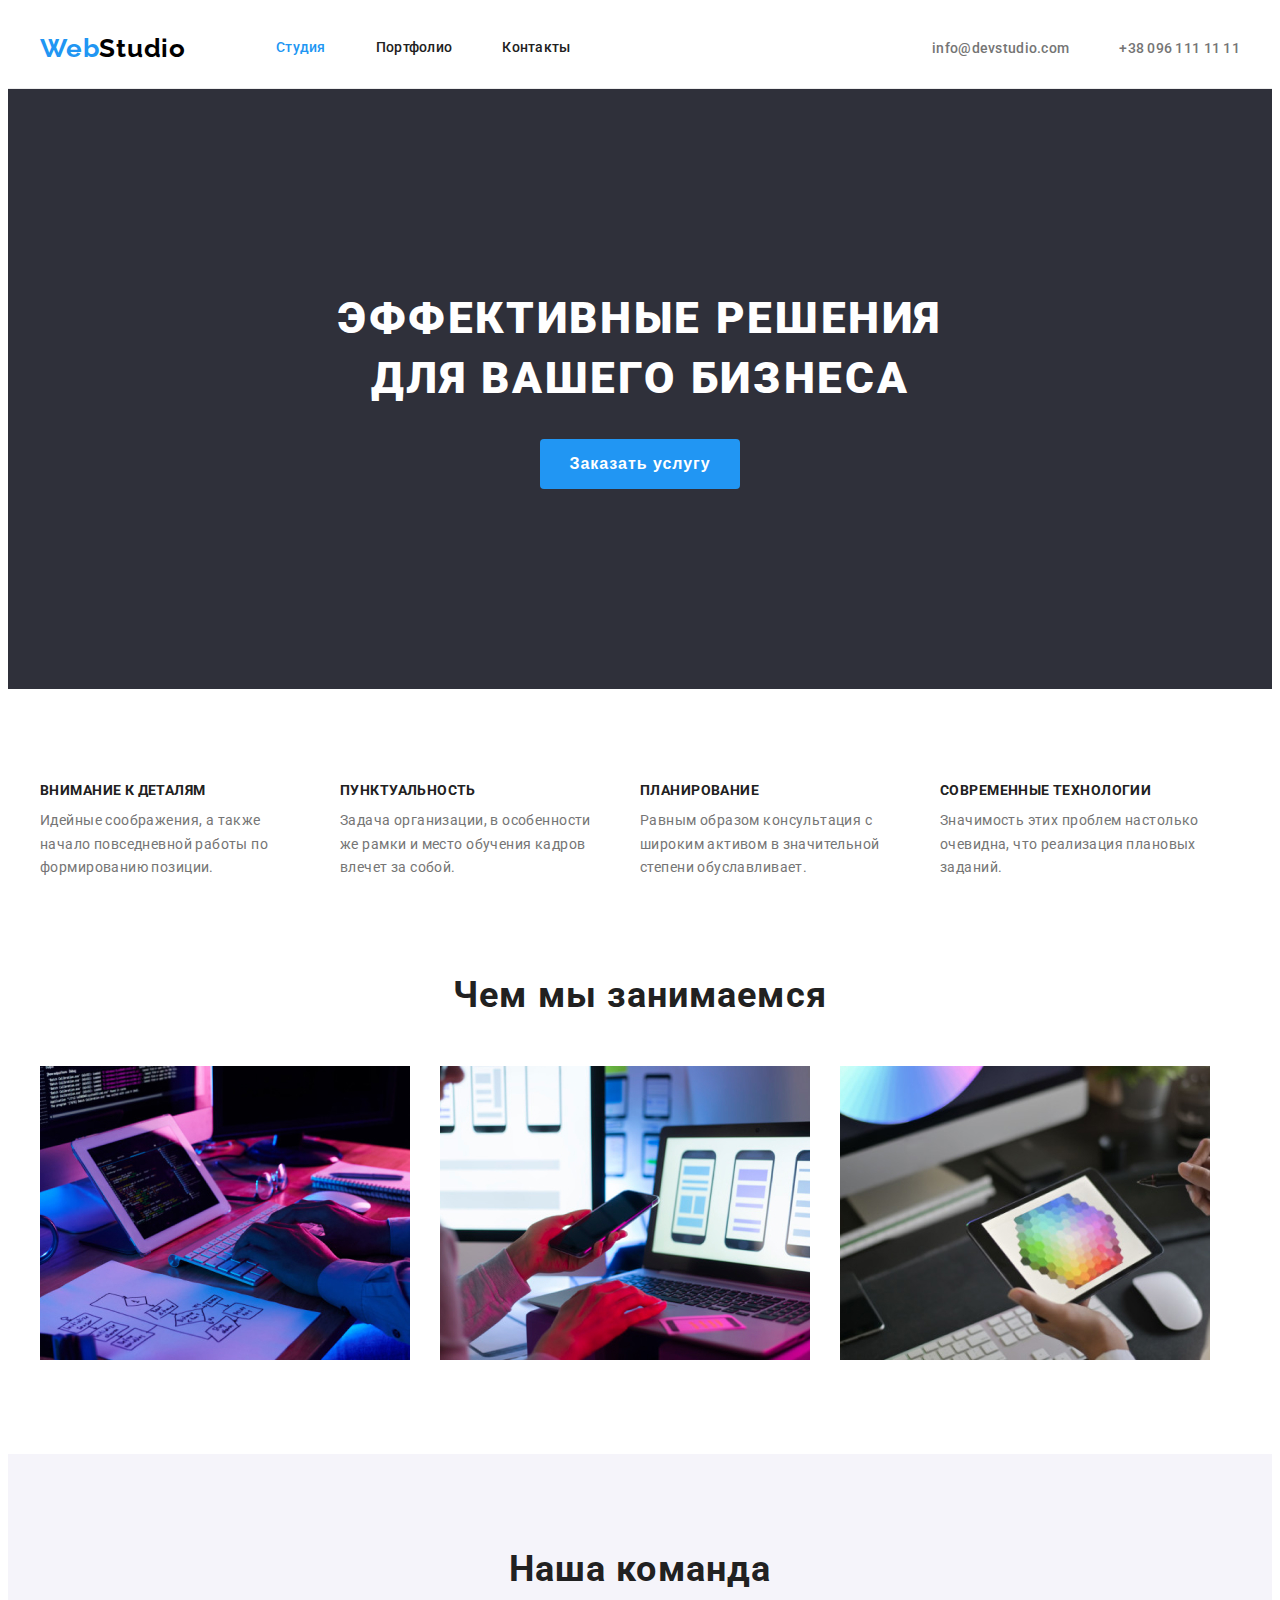
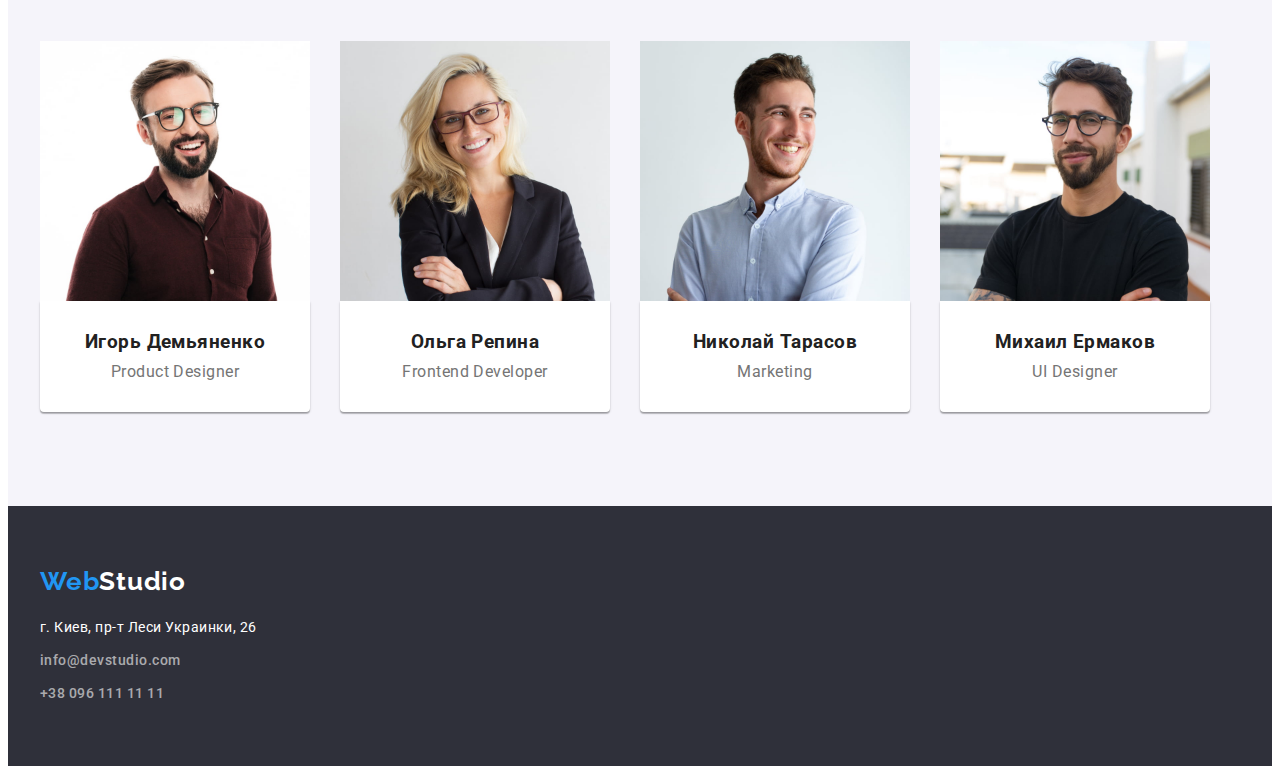
<file: index.html>
<!DOCTYPE html>
<html lang="ru">
<head>
    <meta charset="UTF-8">
    <meta http-equiv="X-UA-Compatible" content="IE=edge">
    <meta name="viewport" content="width=device-width, initial-scale=1.0">
    <title>Document</title>
    <link rel="stylesheet" href="https://cdnjs.cloudflare.com/ajax/libs/modern-normalize/1.1.0/modern-normalize.min.css"
        integrity="sha512-wpPYUAdjBVSE4KJnH1VR1HeZfpl1ub8YT/NKx4PuQ5NmX2tKuGu6U/JRp5y+Y8XG2tV+wKQpNHVUX03MfMFn9Q=="
        crossorigin="anonymous" referrerpolicy="no-referrer" />

    <link rel="preconnect" href="https://fonts.googleapis.com">
 <link rel="preconnect" href="https://fonts.gstatic.com" crossorigin>

 <link href="https://fonts.googleapis.com/css2?family=Raleway:wght@700&family=Roboto:wght@400;500;700;900&display=swap" rel="stylesheet">



    <link rel="stylesheet" href="./css/main.css">
</head>
<body>
    <!---------------------------------------------Блок 1 Шапка ----------------------------------------------------->
    <header class="header">
        <div class="container header-container">
     <nav class="header-nav active">
        <a class="link body-logo-head" href="" lang="en"><span>Web</span><span class="third-body-logo">Studio</span></a>
        
                <ul class="list menu-list">
                    <li class="menu-item"><a class="menu-link link current" href="./index.html">Студия</a></li>
                    <li class="menu-item"><a class="menu-link link" href="./portfolio.html">Портфолио</a></li>
                    <li class="menu-item"><a class="menu-link link" href="#address">Контакты</a></li>
                    </ul>
     </nav>
              
             <ul class="menu-list  contact list header-connect">

                    <li class="menu-item"><a class="header-contact link" href="mailto:info@devstudio.com"> info@devstudio.com </a></li>
                    <li class="menu-item"><a class="header-contact link" href="tel:+380961111111">+38 096 111 11 11 </a></li>
             </ul>
            
        
        </div>

    </header>
    <!------------------------------------------Герой---------------------------------------------------------->
    <main>
           
             <section class="main-section">
                <h2 class="visually-hidden">Наши приемущества</h2>

                 <div class="container">
                    <h1 class="main-slogan hero-after-title">Эффективные решения для вашего бизнеса</h1> 
                    <button class="button primary btn " type="button">Заказать услугу</button>
                </div>

            </section>
            
            <!--Блок 3 приемущества -->
           
                <section class="about">

                    <div class="container">
                        <ul class="list about-item">
                            <li class="about-pro-item">
                                <h3 class="about-title">Внимание к деталям</h3>
                                <p class="about-text">Идейные соображения, а также начало повседневной работы по формированию позиции.</p>

                            </li>
                        
                            <li class="about-pro-item">
                                <h3 class="about-title">Пунктуальность</h3>
                                <p class="about-text">Задача организации, в особенности же рамки и место обучения кадров влечет за собой.</p>

                            </li>
                        
                            <li class="about-pro-item">
                                <h3 class="about-title">Планирование</h3>
                                <p class="about-text">Равным образом консультация с широким активом в значительной степени обуславливает.</p>

                            </li>
                        
                            <li class="about-pro-item">
                                <h3 class="about-title">Современные технологии</h3>
                                <p class="about-text">Значимость этих проблем настолько очевидна, что реализация плановых заданий.</p>
                            </li>
                        </ul>
                    
                        </div>
                 </section>
            
            <!--Блок 4 Направление-->
            
             <section class="aside-can">
                <div class="container">
                    <h2 class="aside-us">Чем мы занимаемся</h2>
                    <ul class="list item-us">
                        <li class="item-can"><img src="./img/page-1/img-7.jpg" width="370" height="294" alt="foto computer" /></li>
                        <li class="item-can"><img src="./img/page-1/img-8.jpg" width="370" height="294" alt="foto telephone" /></li>
                        <li class="item-can"><img src="./img/page-1/img-9.jpg" width="370" height="294" alt="foto tablet"></li>
                    </ul>
                </div>
            </section>

            <!--Блок 5 Сотрудники-->
           
                <section class="aside-team">
                    <div class="container">

                        <h2 class="aside-us">Наша команда</h2>
                        <ul class="list item-us">
                            <li class="item item-substrate">
                                <img class="aside-img" src="./img/page-1/img-3.jpg" width="270" height="260" alt="employees-1">
                                
                                <div class="item-pro-name">
                                <h3 class="item-name">Игорь Демьяненко</h3>
                                <p class="content-team">Product Designer</p>
                                </div>
                            </li>
                            <li class="item item-substrate">
                                <img class="aside-img" src="./img/page-1/img-2.jpg" width="270" height="260" alt="employees-2">
                               
                                <div class="item-pro-name">
                                <h3 class="item-name">Ольга Репина</h3>
                                <p class="content-team">Frontend Developer</p>
                                </div>
                            </li>
                            <li class="item item-substrate">
                                <img class="aside-img" src="./img/page-1/img-1.jpg" width="270" height="260" alt="employees-3">
                                
                                <div class="item-pro-name">
                                <h3 class="item-name">Николай Тарасов</h3>
                                <p class="content-team">Marketing</p>
                                </div>
                            </li>
                            <li class="item item-substrate">
                                <img class="aside-img" src="./img/page-1/img.jpg" width="270" height="260" alt="employees-4">
                               
                                <div class="item-pro-name">
                                <h3 class="item-name">Михаил Ермаков</h3>
                                <p class="content-team">UI Designer</p>
                                </div>
                            </li>
                        </ul>
                    </div>
             </section>
            
</main>
    <!------------------------------------Блок 6 конт-я информ.---------------------------------------------->
    <footer class="address" id="address">
        <div class="container">
        <a class="link body-logo-footer addres-logo" href="" lang="en"><span>Web</span><span class="second-body-logo">Studio</span></a>
        <address class="footer-address">
              <p class="aside-footer">г. Киев, пр-т Леси Украинки, 26</p>
                <ul class="list">
                    <li class="footer"><a class="footer-link link" href="mailto:info@devstudio.com"> info@devstudio.com </a></li>
                    <li class="footer"><a class="footer-link link" href="tel:+380961111111">+38 096 111 11 11 </a></li>
                </ul>
       </address>
         </div>
    </footer>

</body>
</html>
</file>
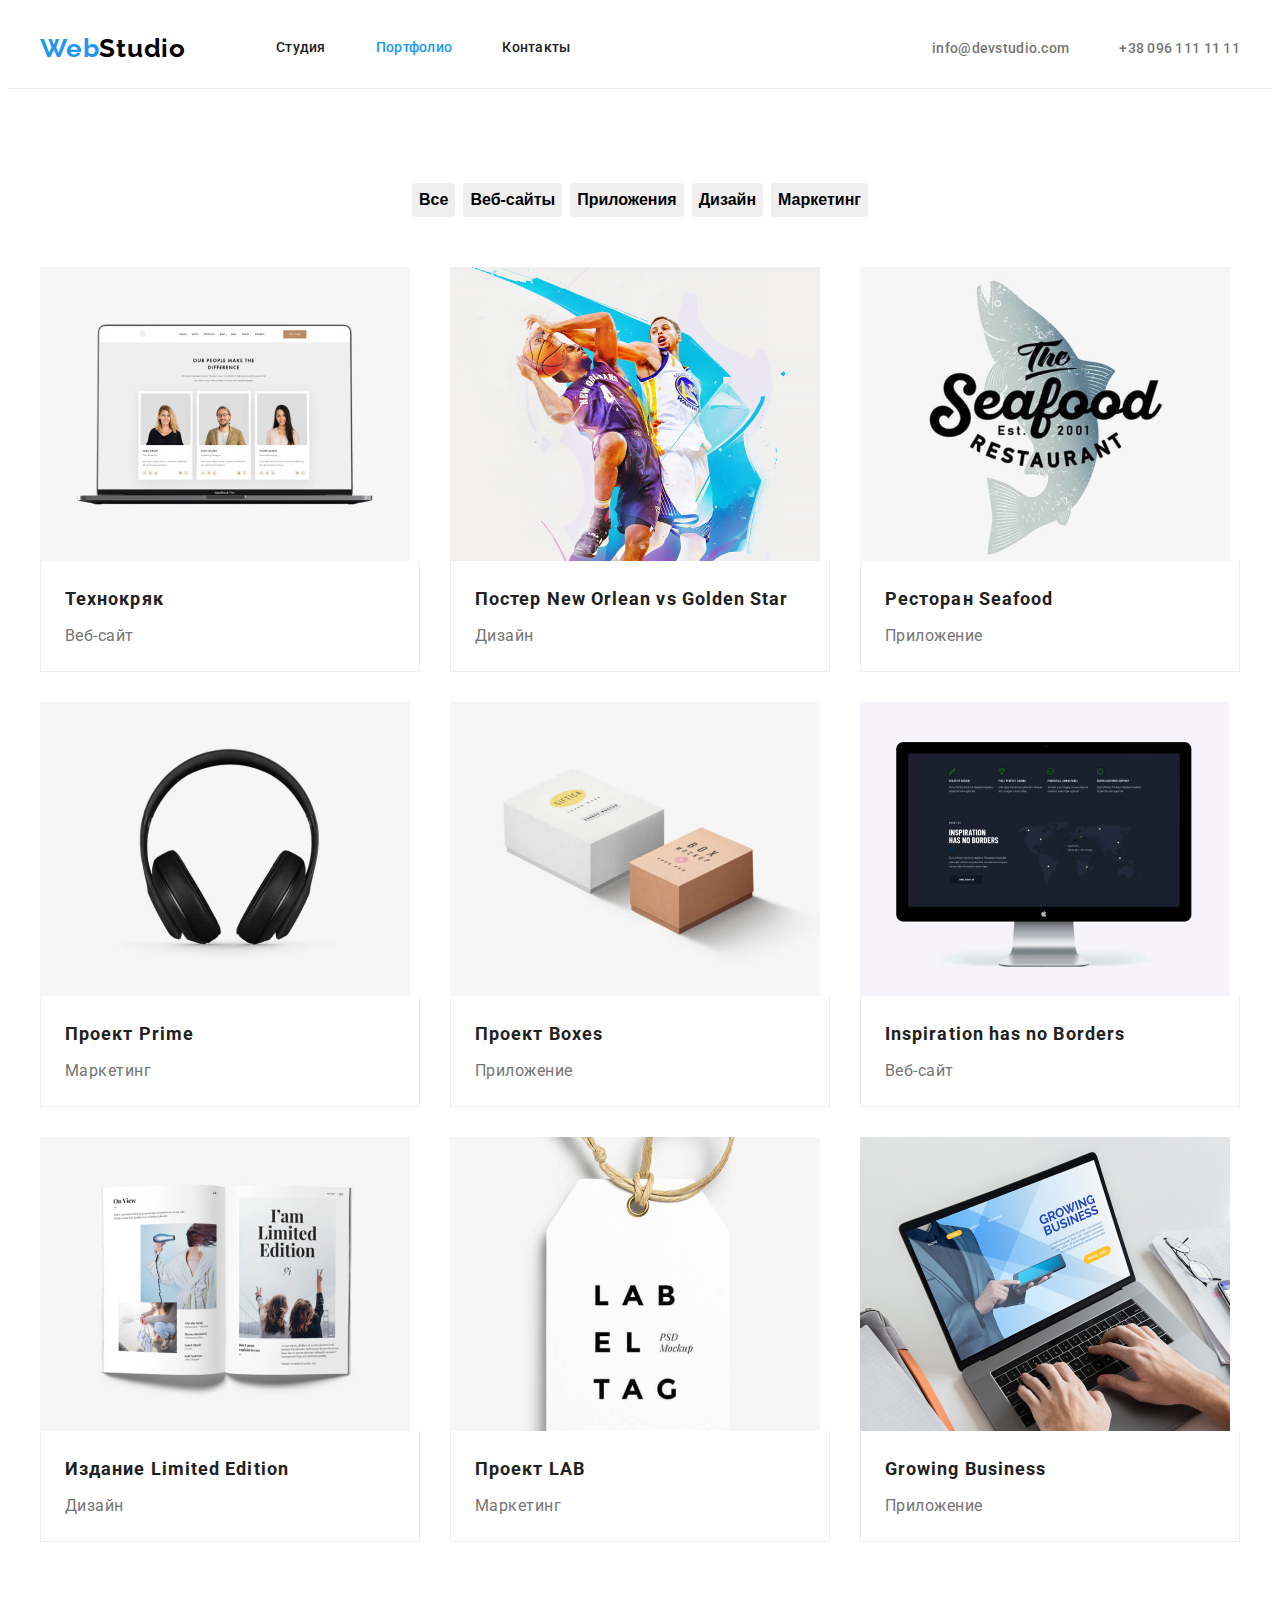
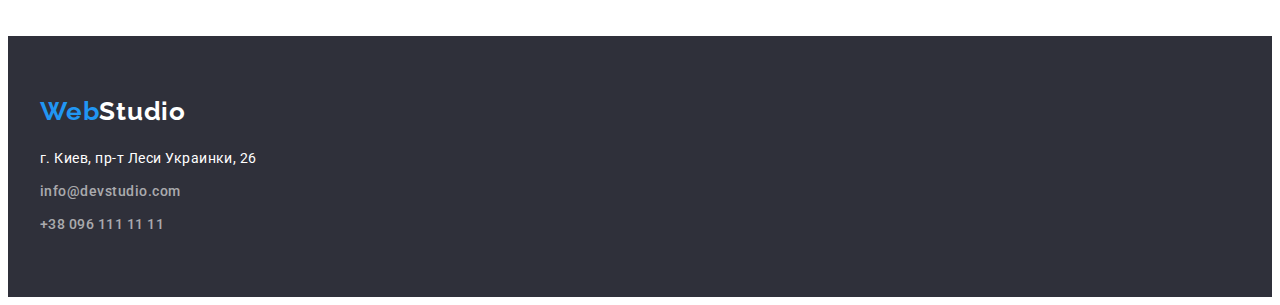
<file: portfolio.html>
<!DOCTYPE html>
<html lang="en">

<head>
    <meta charset="UTF-8">
    <meta http-equiv="X-UA-Compatible" content="IE=edge">
    <meta name="viewport" content="width=device-width, initial-scale=1.0">
    <title>Document</title>
    <link rel="stylesheet" href="https://cdnjs.cloudflare.com/ajax/libs/modern-normalize/1.1.0/modern-normalize.min.css"
        integrity="sha512-wpPYUAdjBVSE4KJnH1VR1HeZfpl1ub8YT/NKx4PuQ5NmX2tKuGu6U/JRp5y+Y8XG2tV+wKQpNHVUX03MfMFn9Q=="
        crossorigin="anonymous" referrerpolicy="no-referrer" />
    <link rel="preconnect" href="https://fonts.googleapis.com">
    <link rel="preconnect" href="https://fonts.gstatic.com" crossorigin>
    <link
        href="https://fonts.googleapis.com/css2?family=Raleway:wght@700&family=Roboto:wght@400;500;700;900&display=swap"
        rel="stylesheet">
    <link rel="stylesheet" href="./css/main.css">
</head>

<body>
    <!--------------------------------------------Блок 1 Шапка -------------------------------------------->
<header class="header">
    <div class="container header-container">
        <nav class="header-nav active">
            <a class="link body-logo-head" href="" lang="en"><span>Web</span><span class="third-body-logo">Studio</span></a>

            <ul class="list menu-list">
                <li class="menu-item"><a class="menu-link link" href="./index.html">Студия</a></li>
                <li class="menu-item"><a class="menu-link link current" href="./portfolio.html">Портфолио</a></li>
                <li class="menu-item"><a class="menu-link link" href="#address">Контакты</a></li>
            </ul>
        </nav>

        <ul class="menu-list  contact list header-connect">

            <li class="menu-item"><a class="header-contact link" href="mailto:info@devstudio.com"> info@devstudio.com
                </a></li>
            <li class="menu-item"><a class="header-contact link" href="tel:+380961111111">+38 096 111 11 11 </a></li>
        </ul>


    </div>

</header>
    <!------------------------------------------Блок 2 тело-------------------------------------------------->
    <main>
        <section class="container-hero">
        <div class="container">
        <ul class="buttons list">
            <li class="btn-menu"><button class="button secondary btn" type="button">Все</button></li>
            <li class="btn-menu"><button class="button secondary btn" type="button">Веб-сайты</button></li>
            <li class="btn-menu"><button class="button secondary btn" type="button">Приложения</button></li>
            <li class="btn-menu"><button class="button secondary btn" type="button">Дизайн</button></li>
            <li class="btn-menu"><button class="button secondary btn" type="button">Маркетинг</button></li>
        </ul>
       
        
            <h2 class="visually-hidden">Категории</h2>
            <ul class="list  main-services">
                <li  class="flex-elements">
                    <a class="link aside-box" href="">
                        <img class="img-flex" src="./img/page-2/img.jpg" width="370" height="294" alt="фото ноутбук ">
                        
                        <div class="views-services">
                        <h3 class="flex-name aside-services">Технокряк</h3>
                        <p class="aside-item ">Веб-сайт</p>
                        </div>
                    </a>
                </li>
                <li class="flex-elements">
                    <a class="link aside-box " href="">
                        <img class="img-flex" src="./img/page-2/img-1.jpg" width="370" height="294" alt="фото два баскетболиста играют ">
                        
                        <div class="views-services">
                        <h3 class="flex-name aside-services">Постер New Orlean vs Golden Star</h3>
                        <p class="aside-item">Дизайн</p>
                        </div>
                    </a>
                </li>
                <li class="flex-elements">
                    <a class="link aside-box" href="">
                        <img class="img-flex" src="./img/page-2/img-2.jpg" width="370" height="294" alt="фото логотип с рыбой">
                        
                        <div class="views-services">
                        <h3 class="flex-name aside-services">Ресторан Seafood</h3>
                        <p class="aside-item">Приложение</p>
                        </div>
                    </a>
                </li>
                <li class="flex-elements">
                    <a class="link aside-box" href="">
                        <img class="img-flex" src="./img/page-2/img-3.jpg" width="370" height="294" alt="фото ноушники">
                        
                        <div class="views-services">
                        <h3 class="flex-name aside-services">Проект Prime</h3>
                        <p class="aside-item">Маркетинг</p>
                        </div>
                    </a>
                </li>
                <li class="flex-elements">
                    <a class="link aside-box" href="">
                        <img class="img-flex" src="./img/page-2/img-4.jpg" width="370" height="294" alt="фото две коробки">
                        
                        <div class="views-services">
                        <h3 class="flex-name aside-services">Проект Boxes</h3>
                        <p class="aside-item">Приложение</p>
                        </div>
                    </a>
                </li>
                <li class="flex-elements">
                    <a class="link aside-box" href="">
                        <img class="img-flex" src="./img/page-2/img-5.jpg" width="370" height="294" alt="фото экран компьютера">
                        
                        <div class="views-services">
                        <h3 class="flex-name aside-services">Inspiration has no Borders</h3>
                        <p class="aside-item">Веб-сайт</p>
                        </div>
                    </a>
                </li>
                <li class="flex-elements">
                    <a class="link aside-box" href="">
                        <img class="img-flex" src="./img/page-2/img-6.jpg" width="370" height="294" alt="фото книга">
                        
                        <div class="views-services">
                        <h3 class="flex-name aside-services">Издание Limited Edition</h3>
                        <p class="aside-item">Дизайн</p>
                        </div>
                    </a>
                </li>
                <li class="flex-elements">
                    <a class="link aside-box" href="">
                        <img class="img-flex" src="./img/page-2/img-7.jpg" width="370" height="294" alt="фото этикетка">
                        
                        <div class="views-services">
                        <h3 class="flex-name aside-services">Проект LAB</h3>
                        <p class="aside-item">Маркетинг</p>
                        </div>
                    </a>
                </li>
                <li class="flex-elements">
                    <a class="link aside-box" href="">
                        <img class="img-flex" src="./img/page-2/img-8.jpg" width="370" height="294" alt="фото работают за ноутбуком">
                        
                        <div class="views-services">
                        <h3 class="flex-name aside-services">Growing Business</h3>
                        <p class="aside-item">Приложение</p>
                        </div>
                    </a>
                </li>
            </ul>
        </div>
        </section>
    </main>
    <!------------------------------------------Блок 3 конт-я информ.---------------------------------->
<footer class="address" id="address">
    <div class="container">
        <a class="link body-logo-footer addres-logo" href="" lang="en"><span>Web</span><span
                class="second-body-logo">Studio</span></a>
        <address class="footer-address">
            <p class="aside-footer">г. Киев, пр-т Леси Украинки, 26</p>
            <ul class="list">
                <li class="footer"><a class="footer-link link" href="mailto:info@devstudio.com"> info@devstudio.com </a>
                </li>
                <li class="footer"><a class="footer-link link" href="tel:+380961111111">+38 096 111 11 11 </a></li>
            </ul>
        </address>
    </div>
</footer>

</body>

</html>
</file>
<file: css/main.css>
:root {
  --header-color: #ffffff;
  --line-header-color: #ececec;
  --logo-color: #000000;
  --second-logo-color: #ffffff;
  --accent-color: #2196f3;
  --second-accent-color: #2f303a;
  --third-accent-color: #f5f4fa;
  --primary-text-color: #212121;
  --second-text-color: #757575;
}
p,
h1,
h2,
h3,
h4,
h5,
h6 {
  margin-top: 0px;
  margin-bottom: 0px;
}
img {
  display: block;
}

body {
  font-family: "Roboto", sans-serif;
  background-color: #ffffff;
}

.container {
  width: 1200px;
  padding-left: 15px;
  padding-right: 15px;
  margin: 0 auto;
}
.menu-list {
  display: flex;
}
.header-nav {
  display: flex;
  align-items: center;
}

.list {
  list-style: none;
  margin: 0;
  padding: 0;
}

.link {
  text-decoration: none;
}
/*------------СКРЫТЬ ТЕКСТ----------*/
.visually-hidden {
  position: absolute;
  white-space: nowrap;
  width: 1px;
  height: 1px;
  overflow: hidden;
  border: 0;
  padding: 0;
  clip: rect(0 0 0 0);
  clip-path: inset(50%);
  margin: -1px;
}

.button {
  display: inline-block;
  font-weight: 700;
  font-size: 16px;
  line-height: 1.88;
  border-radius: 4px;
  border: 1px solid transparent;
  cursor: pointer;
}

.primary {
  min-width: 200px;
  height: 50px;
  letter-spacing: 0.06em;
  background-color: var(--accent-color);
  color: var(--header-color);
}
.secondary .btn {
  border-radius: 4px;
  letter-spacing: 0.03em;
  background-color: var(--third-accent-color);
  color: var(--primary-text-color);
}
.btn:hover,
.btn:focus {
  background-color: #188ce8;
  color: var(--second-logo-color);
}

.active {
  color: var(--accent-color);
}

/*-------------------------------------------------------header---------------------------------------------------*/
.header {
  border-bottom: 1px solid #ececec;
}
.body-logo-head{
  font-family: "Raleway", sans-serif;
  font-weight: 700;
  margin-right: 90px;
  font-size: 26px;
  line-height: 1.19;
  letter-spacing: 0.03em;
  display: inline-block;
  color: var(--accent-color);
}

.body-logo-footer {
  font-family: "Raleway", sans-serif;
  font-weight: 700;
  font-size: 26px;
  line-height: 1.19;
  letter-spacing: 0.03em;
  display: inline-block;
  color: var(--accent-color);
}
.menu-item:not(:last-child) {
  margin-right: 50px;
}

.second-body-logo {
  font-size: 26px;
  line-height: 1.19;
  color: var(--second-logo-color);
}
.third-body-logo {
  font-size: 26px;
  line-height: 1.19;
  color: var(--logo-color);
}
.addres-logo {
  margin-bottom: 20px;
}
.list .link.current {
  color: var(--accent-color);
}

.menu-link {
  display: block;
  padding-top: 32px;
  padding-bottom: 32px;
  font-weight: 500;
  font-size: 14px;
  line-height: 1.14;
  letter-spacing: 0.02em;
  color: var(--primary-text-color);
  text-decoration: none;
}
.menu-link:hover,
.menu-link:focus {
  color: var(--accent-color);
}


.header-container {
  display: flex;
  align-items: center;
}

.header-contact {
  font-weight: 500;
  font-size: 14px;
  line-height: 1.14;
  letter-spacing: 0.02em;
  color: var(--second-text-color);
}
.header-connect {
  margin-left: auto;
}

.header-contact:hover,
.header-contact:focus {
  color: var(--accent-color);
}

/*-------------------------------------------hero----------------------------------------------*/

.main-section {
  width: auto;
  padding-top: 200px;
  padding-bottom: 200px;
  text-align: center;
  background-color: var(--second-accent-color);
}
.main-slogan {
  font-weight: 900;
  font-size: 44px;
  line-height: 1.36;
  text-align: center;
  text-transform: uppercase;
  vertical-align: top;
  letter-spacing: 0.06em;
  color: var(--header-color);
}
.hero-after-title {
  max-width: 696px;
  margin-left: auto;
  margin-right: auto;
  margin-bottom: 30px;
}
.about {
  padding-top: 94px;
  padding-bottom: 94px;
}
.about-item {
  display: flex;
}

.about-pro-item:not(:last-child) {
  margin-right: 30px;
}
.about-pro-item {
  width: 270px;
}

.about-title {
  text-transform: uppercase;
  margin-bottom: 10px;
  font-weight: 700;
  font-size: 14px;
  line-height: 1.14;
  letter-spacing: 0.03em;
  color: var(--primary-text-color);
}

.about-text {
  font-weight: 400;
  font-size: 14px;
  line-height: 1.71;
  letter-spacing: 0.03em;
  color: var(--second-text-color);
}
.aside-can {
  text-align: center;
  padding-bottom: 94px;
}
.aside-us {
  font-weight: 700;
  font-size: 36px;
  line-height: 1.17;
  letter-spacing: 0.03em;
  margin-bottom: 50px;
  color: var(--primary-text-color);
}
.item {
  width: 270px;
  font-weight: 500;
  font-size: 16px;
  line-height: 1.18;
  color: var(--primary-text-color);
}
.item-substrate {
  background-color: var(--header-color);
  border-radius: 3px;
}

.item-pro-name {
  padding-top: 30px;
  padding-bottom: 30px;
  box-shadow: 0px 1px 3px rgba(0, 0, 0, 0.12), 0px 1px 1px rgba(0, 0, 0, 0.14),
    0px 2px 1px rgba(0, 0, 0, 0.2);
  border-radius: 0px 0px 4px 4px;
}

.item-us {
  display: flex;
  text-align: center;
}

.item-can {
  width: 370px;
}

.item-name {
  margin-bottom: 10px;
}
.item:not(:last-child){
  margin-right: 30px;
}
.item-can:not(:last-child) {
  margin-right: 30px;
}

.aside-team {
  padding-top: 94px;
  padding-bottom: 94px;
  letter-spacing: 0.03em;
  text-align: center;
  background-color: var(--third-accent-color);
}

.content-team {
  font-weight: 400;
  font-size: 16px;
  line-height: 1.18;
  color: var(--second-text-color);
}

.container-hero {
  padding-top: 94px;
  padding-bottom: 94px;
}
.buttons {
  display: flex;

  margin-bottom: 50px;
  justify-content: center;
}
.btn-menu:not(:last-child) {
  margin-right: 8px;
}
.aside-services {
  font-weight: 700;
  font-size: 18px;
  line-height: 2;
  text-align: left;
  letter-spacing: 0.06em;
  text-decoration: none;
}
.main-services {
  display: flex;
  flex-wrap: wrap;
  margin-right: -30px;
  margin-bottom: -30px;
}
.flex-elements {
  margin-right: 30px;
  flex-basis: calc((100% - 3 * 30px) / 3);
  margin-bottom: 30px;
}
.views-services {
  padding-top: 20px;
  padding-left: 24px;
  padding-bottom: 20px;
  padding-right: 24px;
  border-bottom: 1px solid #eeeeee;
  border-right: 1px solid #eeeeee;
  border-left: 1px solid #eeeeee;
}
.aside-box {
  width: 370px;
  border-left: 370px;
  border-bottom: 404px;
  border-right: 370px;
}

.aside-item {
  font-weight: 400;
  font-size: 16px;
  line-height: 1.88;
  letter-spacing: 0.03em;
  color: var(--second-text-color);
}

.flex-name {
  margin-bottom: 4px;
  color: var(--primary-text-color);
}

/*------------------------------------------footer----------------------------------------------*/

.address {
  font-style: normal;
  padding-top: 60px;
  padding-bottom: 60px;
  letter-spacing: 0.03em;
  background-color: var(--second-accent-color);
}
.container-address {
  
}

.footer-address {
  font-style: inherit;
}
.aside-footer {
  margin-bottom: 9px;
  font-weight: 400;
  font-size: 14px;
  line-height: 1.71;
  color: var(--second-logo-color);
}

.footer-link {
  font-weight: 500;
  font-size: 14px;
  line-height: 1.71;
  color: rgba(255, 255, 255, 0.6);
}
.footer {
  display: block;
  margin-bottom: 9px;
}

.footer:last-child {
  margin-bottom: 0px;
}
</file>
